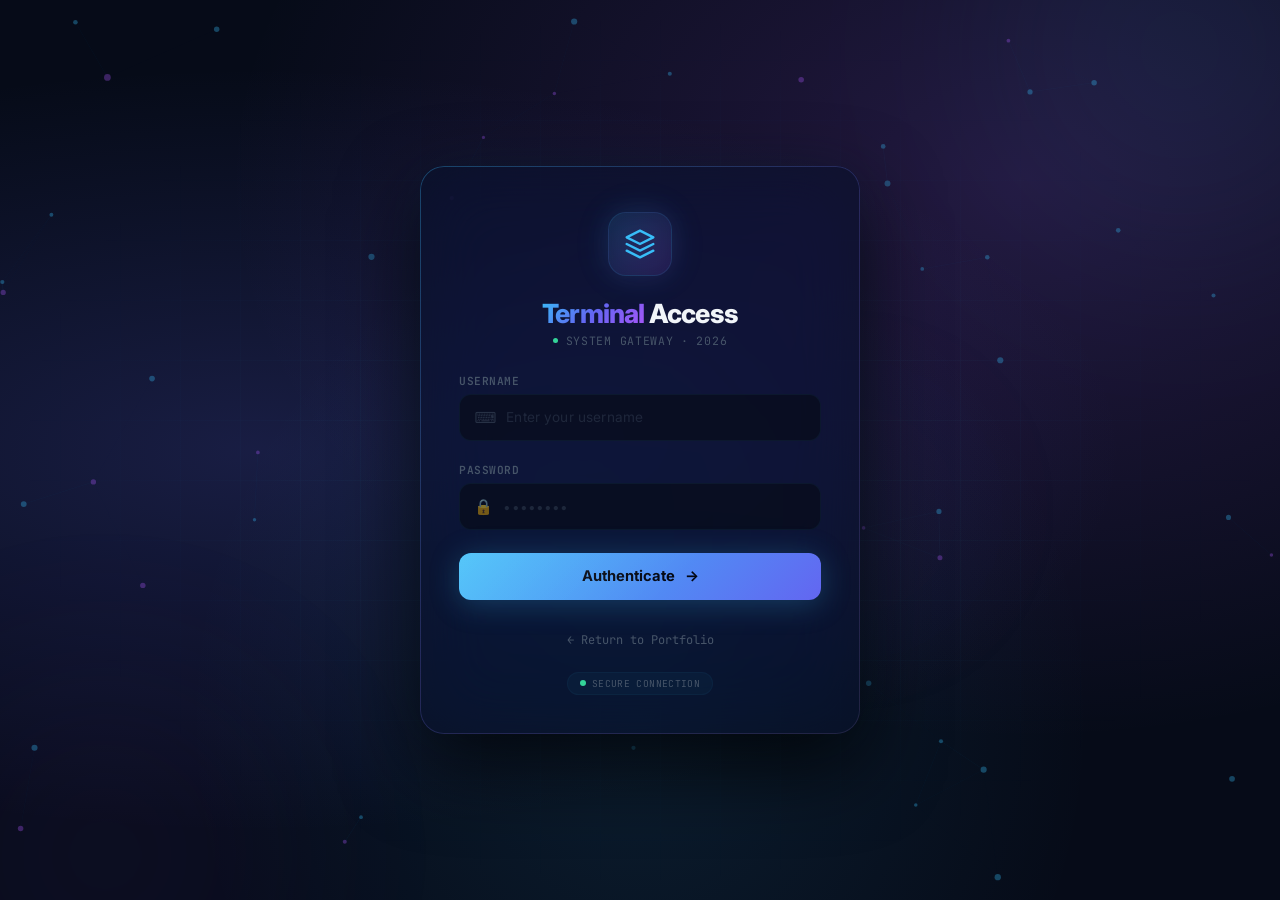
<file: templates/login.html>
<!DOCTYPE html>
<html lang="en" dir="ltr">
<head>
    <meta charset="UTF-8" />
    <meta name="viewport" content="width=device-width, initial-scale=1.0" />
    <title>Admin · Terminal Auth</title>
    <link rel="preconnect" href="https://fonts.googleapis.com" />
    <link rel="preconnect" href="https://fonts.gstatic.com" crossorigin />
    <link href="https://fonts.googleapis.com/css2?family=Inter:ital,wght@0,400;0,500;0,600;0,700;0,800;1,400&family=JetBrains+Mono:wght@400;500;600;700&display=swap" rel="stylesheet" />

    <style>
        /* ── Reset & Variables ── */
        *,
        *::before,
        *::after {
            margin: 0;
            padding: 0;
            box-sizing: border-box;
        }

        :root {
            --bg-deep: #060b18;
            --bg-card: rgba(10, 18, 40, 0.65);
            --border-glow: rgba(56, 189, 248, 0.20);
            --cyan: #38bdf8;
            --blue: #6366f1;
            --purple: #a855f7;
            --pink: #ec4899;
            --emerald: #34d399;
            --text-primary: #f1f5f9;
            --text-secondary: #94a3b8;
            --text-muted: #475569;
            --font-sans: 'Inter', system-ui, -apple-system, sans-serif;
            --font-mono: 'JetBrains Mono', monospace;
            --radius: 24px;
            --shadow-card: 0 30px 80px rgba(0, 0, 0, 0.8), 0 0 60px rgba(56, 189, 248, 0.06);
        }

        body {
            background: var(--bg-deep);
            color: var(--text-primary);
            font-family: var(--font-sans);
            min-height: 100vh;
            display: flex;
            align-items: center;
            justify-content: center;
            padding: 1.5rem;
            overflow: hidden;
            position: relative;
        }

        /* ── Animated Gradient Background ── */
        .bg-gradient {
            position: fixed;
            inset: 0;
            z-index: 0;
            background:
                radial-gradient(ellipse at 20% 50%, rgba(99, 102, 241, 0.20) 0%, transparent 60%),
                radial-gradient(ellipse at 80% 20%, rgba(168, 85, 247, 0.18) 0%, transparent 55%),
                radial-gradient(ellipse at 50% 80%, rgba(56, 189, 248, 0.10) 0%, transparent 50%),
                var(--bg-deep);
            animation: bgFloat 20s ease-in-out infinite alternate;
        }

        @keyframes bgFloat {
            0% {
                background-position: 0% 0%;
            }
            100% {
                background-position: 100% 100%;
            }
        }

        /* ── Floating Orbs ── */
        .orb {
            position: fixed;
            border-radius: 50%;
            filter: blur(120px);
            pointer-events: none;
            z-index: 0;
            opacity: 0.40;
            animation: orbDrift 18s ease-in-out infinite alternate;
        }
        .orb--1 {
            width: 500px;
            height: 500px;
            top: -200px;
            right: -150px;
            background: radial-gradient(circle, rgba(56, 189, 248, 0.35), transparent 70%);
            animation-delay: 0s;
        }
        .orb--2 {
            width: 450px;
            height: 450px;
            bottom: -180px;
            left: -120px;
            background: radial-gradient(circle, rgba(168, 85, 247, 0.30), transparent 70%);
            animation-delay: -6s;
        }
        .orb--3 {
            width: 300px;
            height: 300px;
            top: 40%;
            left: 55%;
            background: radial-gradient(circle, rgba(236, 72, 153, 0.20), transparent 70%);
            animation-delay: -12s;
            opacity: 0.25;
        }

        @keyframes orbDrift {
            0% {
                transform: translate(0, 0) scale(1);
            }
            33% {
                transform: translate(40px, -30px) scale(1.05);
            }
            66% {
                transform: translate(-20px, 40px) scale(0.95);
            }
            100% {
                transform: translate(30px, -20px) scale(1.02);
            }
        }

        /* ── Grid Lines (subtle tech vibe) ── */
        .grid-overlay {
            position: fixed;
            inset: 0;
            z-index: 0;
            pointer-events: none;
            background-image:
                linear-gradient(rgba(56, 189, 248, 0.03) 1px, transparent 1px),
                linear-gradient(90deg, rgba(56, 189, 248, 0.03) 1px, transparent 1px);
            background-size: 60px 60px;
            mask-image: radial-gradient(ellipse at center, black 30%, transparent 70%);
            -webkit-mask-image: radial-gradient(ellipse at center, black 30%, transparent 70%);
        }

        /* ── Canvas Particles ── */
        canvas#particles {
            position: fixed;
            inset: 0;
            width: 100vw;
            height: 100vh;
            z-index: 1;
            pointer-events: none;
            opacity: 0.6;
        }

        /* ── Login Card ── */
        .login-card {
            position: relative;
            z-index: 10;
            width: 100%;
            max-width: 440px;
            background: var(--bg-card);
            backdrop-filter: blur(32px) saturate(1.6);
            -webkit-backdrop-filter: blur(32px) saturate(1.6);
            border-radius: var(--radius);
            padding: 2.8rem 2.4rem 2.4rem;
            border: 1px solid rgba(56, 189, 248, 0.08);
            box-shadow: var(--shadow-card);
            text-align: center;
            transition: transform 0.4s cubic-bezier(0.34, 1.56, 0.64, 1), box-shadow 0.4s ease;
        }

        .login-card:hover {
            transform: translateY(-4px);
            box-shadow: 0 40px 100px rgba(0, 0, 0, 0.85), 0 0 80px rgba(56, 189, 248, 0.08);
        }

        /* Glow border ring */
        .login-card::before {
            content: '';
            position: absolute;
            inset: -1px;
            border-radius: var(--radius);
            padding: 1px;
            background: linear-gradient(135deg, rgba(56, 189, 248, 0.25), rgba(168, 85, 247, 0.15), rgba(236, 72, 153, 0.10));
            -webkit-mask: linear-gradient(#fff 0 0) content-box, linear-gradient(#fff 0 0);
            -webkit-mask-composite: xor;
            mask-composite: exclude;
            pointer-events: none;
        }

        /* ── Logo / Icon ── */
        .brand-icon {
            width: 64px;
            height: 64px;
            margin: 0 auto 1.4rem;
            border-radius: 18px;
            background: linear-gradient(135deg, rgba(56, 189, 248, 0.10), rgba(168, 85, 247, 0.10));
            border: 1px solid rgba(56, 189, 248, 0.12);
            display: flex;
            align-items: center;
            justify-content: center;
            font-size: 1.8rem;
            color: var(--cyan);
            position: relative;
            box-shadow: 0 0 40px rgba(56, 189, 248, 0.08);
            transition: box-shadow 0.4s ease, transform 0.4s ease;
        }

        .brand-icon::after {
            content: '';
            position: absolute;
            inset: -2px;
            border-radius: 20px;
            background: linear-gradient(135deg, var(--cyan), var(--purple));
            opacity: 0.10;
            filter: blur(12px);
            z-index: -1;
            transition: opacity 0.4s ease;
        }

        .login-card:hover .brand-icon {
            transform: scale(1.04);
            box-shadow: 0 0 60px rgba(56, 189, 248, 0.15);
        }

        .brand-icon svg {
            width: 32px;
            height: 32px;
            stroke: currentColor;
            stroke-width: 1.8;
            fill: none;
        }

        /* ── Header ── */
        .card-header h2 {
            font-size: 1.65rem;
            font-weight: 800;
            letter-spacing: -0.03em;
            line-height: 1.2;
            margin-bottom: 0.2rem;
        }

        .card-header h2 .gradient-text {
            background: linear-gradient(135deg, var(--cyan), var(--blue), var(--purple));
            -webkit-background-clip: text;
            -webkit-text-fill-color: transparent;
            background-clip: text;
        }

        .card-header .sub {
            font-family: var(--font-mono);
            font-size: 0.72rem;
            color: var(--text-muted);
            letter-spacing: 0.06em;
            text-transform: uppercase;
            margin-bottom: 1.6rem;
            display: flex;
            align-items: center;
            justify-content: center;
            gap: 8px;
        }

        .card-header .sub .dot {
            display: inline-block;
            width: 5px;
            height: 5px;
            border-radius: 50%;
            background: var(--emerald);
            animation: pulseDot 2s ease-in-out infinite;
        }

        @keyframes pulseDot {
            0%,
            100% {
                opacity: 1;
                transform: scale(1);
            }
            50% {
                opacity: 0.3;
                transform: scale(0.7);
            }
        }

        /* ── Alert ── */
        .alert {
            background: rgba(239, 68, 68, 0.08);
            border: 1px solid rgba(239, 68, 68, 0.15);
            color: #fca5a5;
            padding: 0.7rem 1rem;
            border-radius: 10px;
            font-size: 0.8rem;
            font-family: var(--font-mono);
            margin-bottom: 1.4rem;
            display: none;
            align-items: center;
            gap: 10px;
            text-align: left;
            backdrop-filter: blur(4px);
        }

        .alert .alert-icon {
            font-size: 1rem;
            flex-shrink: 0;
        }

        /* ── Form ── */
        .form-group {
            margin-bottom: 1.4rem;
            text-align: left;
            position: relative;
        }

        .form-group label {
            display: block;
            margin-bottom: 6px;
            font-family: var(--font-mono);
            font-size: 0.7rem;
            font-weight: 600;
            letter-spacing: 0.04em;
            color: var(--text-muted);
            text-transform: uppercase;
            transition: color 0.3s ease;
        }

        .form-group:focus-within label {
            color: var(--cyan);
        }

        .input-wrap {
            position: relative;
            display: flex;
            align-items: center;
            background: rgba(7, 11, 20, 0.60);
            border-radius: 12px;
            border: 1px solid rgba(56, 189, 248, 0.06);
            transition: border-color 0.3s ease, box-shadow 0.3s ease, background 0.3s ease;
        }

        .input-wrap:focus-within {
            border-color: rgba(56, 189, 248, 0.30);
            background: rgba(7, 11, 20, 0.80);
            box-shadow: 0 0 30px rgba(56, 189, 248, 0.06), inset 0 0 20px rgba(56, 189, 248, 0.02);
        }

        .input-wrap .input-icon {
            flex-shrink: 0;
            padding-left: 14px;
            color: var(--text-muted);
            font-size: 0.95rem;
            opacity: 0.5;
            transition: opacity 0.3s ease, color 0.3s ease;
        }

        .input-wrap:focus-within .input-icon {
            opacity: 0.8;
            color: var(--cyan);
        }

        .form-ctrl {
            width: 100%;
            padding: 0.85rem 14px 0.85rem 10px;
            background: transparent;
            border: none;
            outline: none;
            color: var(--text-primary);
            font-family: var(--font-sans);
            font-size: 0.92rem;
            font-weight: 500;
            letter-spacing: 0.01em;
        }

        .form-ctrl::placeholder {
            color: var(--text-muted);
            opacity: 0.35;
            font-weight: 400;
            font-size: 0.85rem;
        }

        /* ── Button ── */
        .btn-auth {
            width: 100%;
            padding: 0.9rem 1.2rem;
            margin-top: 0.6rem;
            border: none;
            border-radius: 12px;
            font-family: var(--font-sans);
            font-size: 0.92rem;
            font-weight: 700;
            cursor: pointer;
            color: #030712;
            background: linear-gradient(135deg, var(--cyan), var(--blue));
            box-shadow: 0 4px 30px rgba(56, 189, 248, 0.25);
            display: flex;
            align-items: center;
            justify-content: center;
            gap: 10px;
            transition: all 0.35s cubic-bezier(0.34, 1.56, 0.64, 1);
            position: relative;
            overflow: hidden;
        }

        .btn-auth::after {
            content: '';
            position: absolute;
            inset: 0;
            background: linear-gradient(135deg, rgba(255, 255, 255, 0.15), transparent 60%);
            pointer-events: none;
            border-radius: 12px;
        }

        .btn-auth:hover {
            transform: translateY(-3px) scale(1.01);
            box-shadow: 0 8px 40px rgba(56, 189, 248, 0.40);
        }

        .btn-auth:active {
            transform: translateY(0) scale(0.98);
        }

        .btn-auth .btn-arrow {
            display: inline-block;
            transition: transform 0.3s ease;
        }

        .btn-auth:hover .btn-arrow {
            transform: translateX(4px);
        }

        .btn-auth:disabled {
            opacity: 0.7;
            transform: none !important;
            cursor: not-allowed;
        }

        /* ── Footer ── */
        .card-footer {
            margin-top: 1.8rem;
            display: flex;
            justify-content: center;
            align-items: center;
            gap: 6px;
        }

        .back-link {
            font-family: var(--font-mono);
            font-size: 0.75rem;
            color: var(--text-muted);
            text-decoration: none;
            display: inline-flex;
            align-items: center;
            gap: 6px;
            transition: color 0.3s ease, transform 0.3s ease;
            padding: 4px 8px;
            border-radius: 6px;
        }

        .back-link:hover {
            color: var(--cyan);
            transform: translateX(-3px);
        }

        /* ── Status indicator ── */
        .status-badge {
            display: inline-flex;
            align-items: center;
            gap: 6px;
            font-family: var(--font-mono);
            font-size: 0.6rem;
            color: var(--text-muted);
            letter-spacing: 0.04em;
            text-transform: uppercase;
            margin-top: 1.2rem;
            padding: 4px 12px;
            border-radius: 20px;
            background: rgba(56, 189, 248, 0.04);
            border: 1px solid rgba(56, 189, 248, 0.04);
        }

        .status-badge .live-dot {
            display: inline-block;
            width: 6px;
            height: 6px;
            border-radius: 50%;
            background: var(--emerald);
            animation: pulseDot 2s ease-in-out infinite;
        }

        /* ── Responsive ── */
        @media (max-width: 500px) {
            .login-card {
                padding: 2rem 1.5rem 1.8rem;
            }
            .brand-icon {
                width: 54px;
                height: 54px;
                font-size: 1.5rem;
            }
            .card-header h2 {
                font-size: 1.35rem;
            }
            .form-ctrl {
                font-size: 0.85rem;
                padding: 0.75rem 12px 0.75rem 8px;
            }
            .btn-auth {
                font-size: 0.85rem;
                padding: 0.8rem 1rem;
            }
            .orb--1,
            .orb--2 {
                width: 300px;
                height: 300px;
            }
        }

        @media (max-width: 380px) {
            .login-card {
                padding: 1.5rem 1.2rem 1.5rem;
            }
            .card-header h2 {
                font-size: 1.15rem;
            }
        }
    </style>
</head>
<body>

    <!-- ─── Background Layers ─── -->
    <div class="bg-gradient"></div>
    <div class="orb orb--1"></div>
    <div class="orb orb--2"></div>
    <div class="orb orb--3"></div>
    <div class="grid-overlay"></div>
    <canvas id="particles"></canvas>

    <!-- ─── Login Card ─── -->
    <div class="login-card" role="main" aria-label="Admin authentication">

        <!-- Brand Icon -->
        <div class="brand-icon" aria-hidden="true">
            <svg viewBox="0 0 24 24" stroke-linecap="round" stroke-linejoin="round">
                <path d="M12 2L2 7l10 5 10-5-10-5z" />
                <path d="M2 17l10 5 10-5" />
                <path d="M2 12l10 5 10-5" />
            </svg>
        </div>

        <!-- Header -->
        <div class="card-header">
            <h2><span class="gradient-text">Terminal</span> Access</h2>
            <div class="sub">
                <span class="dot"></span>
                <span>System Gateway · 2026</span>
            </div>
        </div>

        <!-- Alert -->
        <div id="alertBox" class="alert" role="alert">
            <span class="alert-icon">⚠</span>
            <span id="alertMsg">Invalid credentials</span>
        </div>

        <!-- Form -->
        <form id="loginForm" novalidate>
            <div class="form-group">
                <label for="username">Username</label>
                <div class="input-wrap">
                    <span class="input-icon" aria-hidden="true">⌨</span>
                    <input
                    type="text"
                    id="username"
                    class="form-ctrl"
                    placeholder="Enter your username"
                    required
                    autocomplete="off"
                    spellcheck="false"
                    />
                </div>
            </div>

            <div class="form-group">
                <label for="password">Password</label>
                <div class="input-wrap">
                    <span class="input-icon" aria-hidden="true">🔒</span>
                    <input
                    type="password"
                    id="password"
                    class="form-ctrl"
                    placeholder="••••••••"
                    required
                    autocomplete="current-password"
                    />
                </div>
            </div>

            <button type="submit" class="btn-auth" id="submitBtn">
                <span>Authenticate</span>
                <span class="btn-arrow">→</span>
            </button>
        </form>

        <!-- Footer -->
        <div class="card-footer">
            <a href="/" class="back-link">← Return to Portfolio</a>
        </div>

        <!-- Status -->
        <div class="status-badge">
            <span class="live-dot"></span>
            <span>Secure connection</span>
        </div>
    </div>

    <!-- ─── Scripts ─── -->
    <script>
        /* ── Form Handler ── */
        (function() {
            const form = document.getElementById('loginForm');
            const alertBox = document.getElementById('alertBox');
            const alertMsg = document.getElementById('alertMsg');
            const submitBtn = document.getElementById('submitBtn');
            const usernameInput = document.getElementById('username');
            const passwordInput = document.getElementById('password');

            // Reset alert on input
            usernameInput.addEventListener('input', () => { alertBox.style.display = 'none'; });
            passwordInput.addEventListener('input', () => { alertBox.style.display = 'none'; });

            form.addEventListener('submit', async (e) => {
                e.preventDefault();

                alertBox.style.display = 'none';

                const username = usernameInput.value.trim();
                const password = passwordInput.value.trim();

                if (!username || !password) {
                    alertMsg.textContent = 'Please fill in both fields.';
                    alertBox.style.display = 'flex';
                    return;
                }

                // Disable button & show loading state
                submitBtn.disabled = true;
                submitBtn.innerHTML = `
              <span>Verifying</span>
              <span style="display:inline-block; animation: spin 0.9s linear infinite;">⟳</span>
            `;
                submitBtn.style.opacity = '0.8';

                const formData = new FormData();
                formData.append('username', username);
                formData.append('password', password);

                try {
                    const res = await fetch('/login', { method: 'POST', body: formData });
                    const data = await res.json();

                    if (res.ok && data.status === 'success') {
                        submitBtn.innerHTML = `<span>✓ Authorized</span>`;
                        submitBtn.style.opacity = '1';
                        window.location.href = '/admin';
                    } else {
                        alertMsg.textContent = data.message || 'Access denied. Invalid credentials.';
                        alertBox.style.display = 'flex';
                        resetButton();
                    }
                } catch (_) {
                    alertMsg.textContent = 'Server connection failed. Please try again.';
                    alertBox.style.display = 'flex';
                    resetButton();
                }

                function resetButton() {
                    submitBtn.disabled = false;
                    submitBtn.innerHTML = `
                <span>Authenticate</span>
                <span class="btn-arrow">→</span>
              `;
                    submitBtn.style.opacity = '1';
                }
            });

            // Add spin keyframe if not already present
            const styleSheet = document.createElement('style');
            styleSheet.textContent = `
            @keyframes spin {
              from { transform: rotate(0deg); }
              to { transform: rotate(360deg); }
            }
          `;
            document.head.appendChild(styleSheet);
        })();

        /* ── Particle Network ── */
        (function() {
            const canvas = document.getElementById('particles');
            const ctx = canvas.getContext('2d');
            let w, h;
            const particles = [];
            const COUNT = 50;
            const MAX_DIST = 140;

            function resize() {
                w = canvas.width = window.innerWidth;
                h = canvas.height = window.innerHeight;
            }
            window.addEventListener('resize', resize);
            resize();

            for (let i = 0; i < COUNT; i++) {
                particles.push({
                    x: Math.random() * w,
                    y: Math.random() * h,
                    vx: (Math.random() - 0.5) * 0.25,
                    vy: (Math.random() - 0.5) * 0.25,
                    r: 1.6 + Math.random() * 1.8,
                    hue: Math.random() > 0.45 ? '56,189,248' : '168,85,247'
                });
            }

            function draw() {
                ctx.clearRect(0, 0, w, h);

                for (let i = 0; i < particles.length; i++) {
                    const p = particles[i];
                    p.x += p.vx;
                    p.y += p.vy;

                    if (p.x < 0 || p.x > w) p.vx *= -1;
                    if (p.y < 0 || p.y > h) p.vy *= -1;

                    // Draw particle
                    ctx.beginPath();
                    ctx.arc(p.x, p.y, p.r, 0, Math.PI * 2);
                    ctx.fillStyle = `rgba(${p.hue}, 0.55)`;
                    ctx.fill();

                    // Draw connections
                    for (let j = i + 1; j < particles.length; j++) {
                        const p2 = particles[j];
                        const dx = p.x - p2.x;
                        const dy = p.y - p2.y;
                        const dist = Math.hypot(dx, dy);

                        if (dist < MAX_DIST) {
                            const alpha = (1 - dist / MAX_DIST) * 0.12;
                            ctx.beginPath();
                            ctx.moveTo(p.x, p.y);
                            ctx.lineTo(p2.x, p2.y);
                            ctx.strokeStyle = `rgba(56, 189, 248, ${alpha})`;
                            ctx.lineWidth = 0.7;
                            ctx.stroke();
                        }
                    }
                }
                requestAnimationFrame(draw);
            }
            draw();
        })();
    </script>
</body>
</html>
</file>
